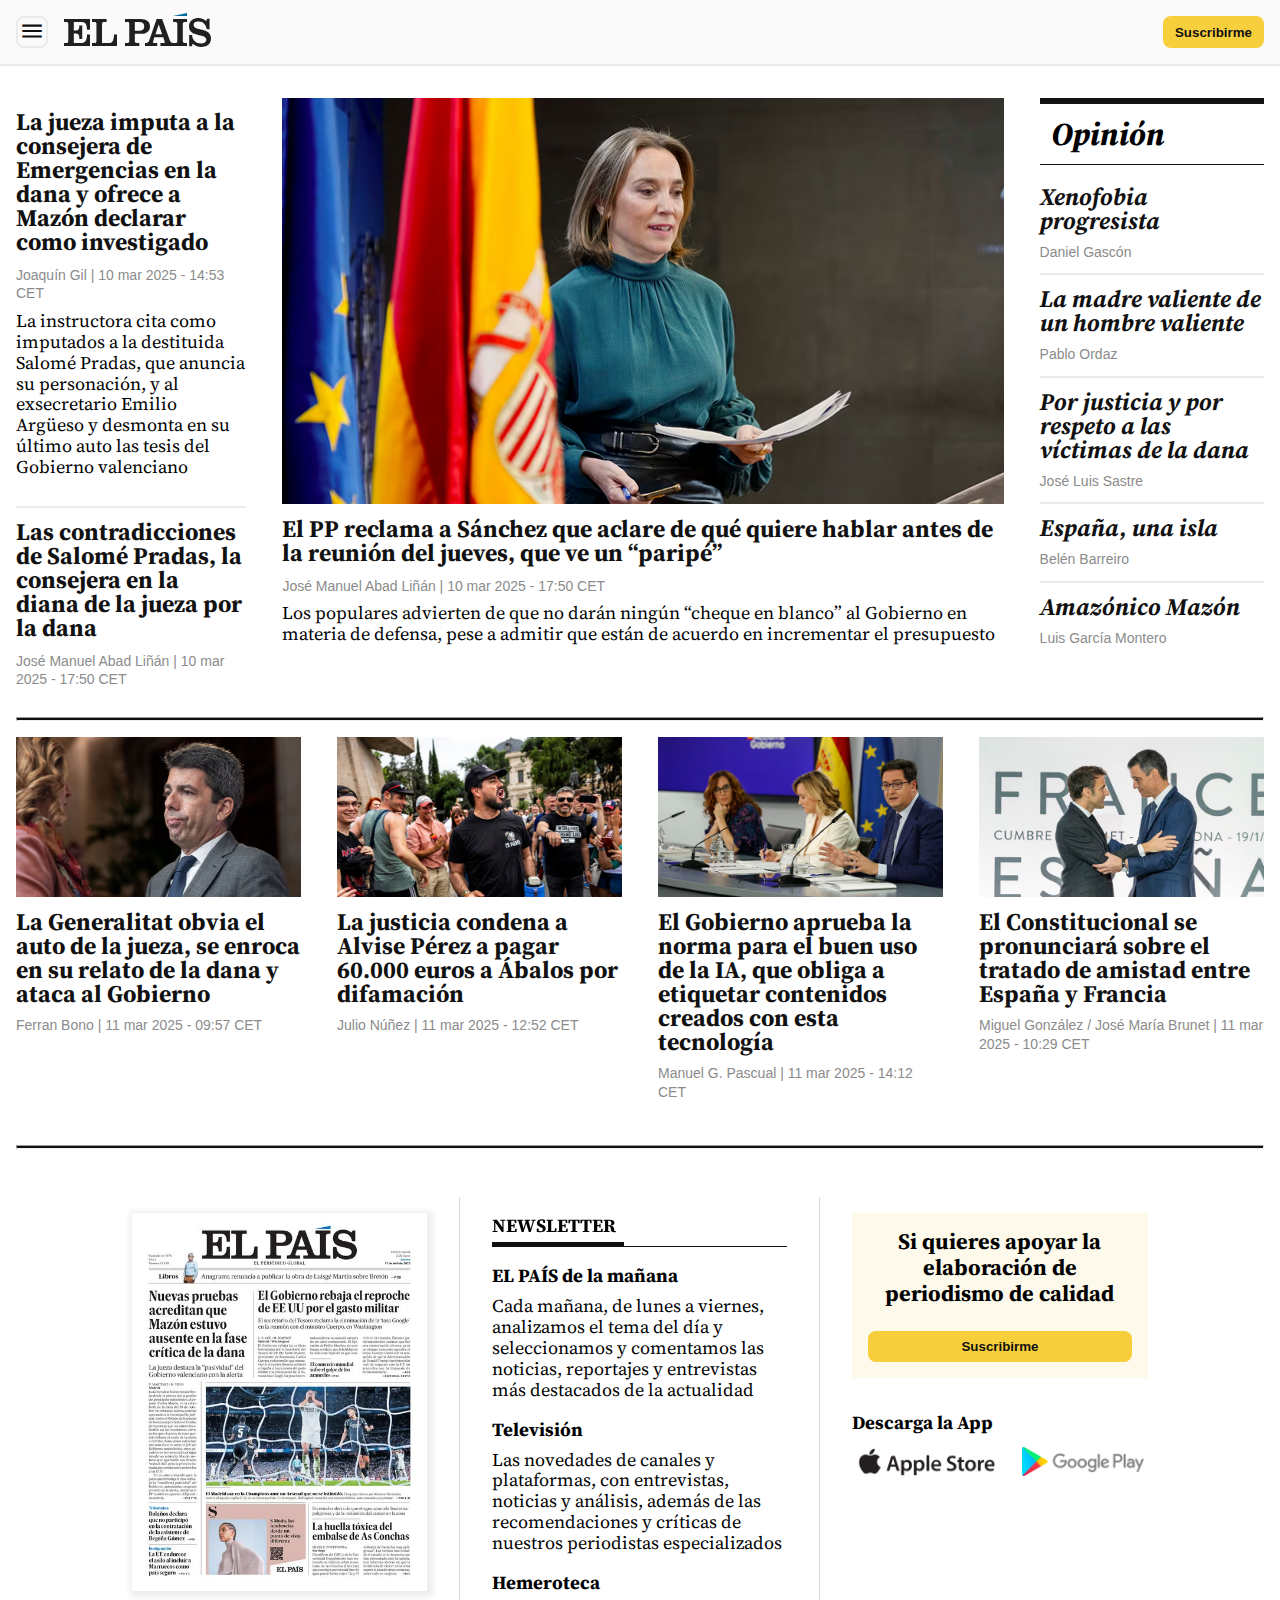
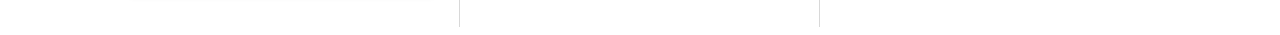
<file: index.html>
<!DOCTYPE html>
<html lang="en">
<head>
    <meta charset="UTF-8">
    <meta name="viewport" content="width=device-width, initial-scale=1.0">
    <link rel="stylesheet" href="./styles/global-styles.css">
    <link href="https://fonts.googleapis.com/css2?family=Material+Symbols+Outlined" rel="stylesheet" />
    <link rel="preconnect" href="https://fonts.googleapis.com">
<link rel="preconnect" href="https://fonts.gstatic.com" crossorigin>
<link href="https://fonts.googleapis.com/css2?family=Inter:ital,opsz,wght@0,14..32,100..900;1,14..32,100..900&family=Source+Serif+4:ital,opsz,wght@0,8..60,200..900;1,8..60,200..900&display=swap" rel="stylesheet">

    <title>Página de noticias - Responsive</title>
</head>
<body>

    <header class="menu-container">
        <div class="menu-wraper">
            <nav class="menu-options">
                <button class="menu-button"><span class="material-symbols-outlined">
                    menu
                    </span></button>
                <div class="logo"><a href="../index.html"><img src="./../assets/images/el-pais.svg" alt=""></a></div>
            </nav>
            <button class="button-suscription" id="subscribeButton">
                Suscribirme
            </button>
        </div>
    </header>
    <main class="content">
        <div class="cabecera">
            <aside class="titulares">
                <div class="card-titulares">
                    <h2><a href="/pages/pp-pide-sanchez-aclare-quiere-hablar.html">La jueza imputa a la consejera de Emergencias en la dana y ofrece a Mazón declarar como investigado</a></h2>
                    <div class="metadata">
                        Joaquín Gil | 10 mar 2025 - 14:53 CET
                    </div>
                    <p>La instructora cita como imputados a la destituida Salomé Pradas, que anuncia su personación, y al exsecretario Emilio Argüeso y desmonta en su último auto las tesis del Gobierno valenciano</p>
                </div>

                <div class="card-titulares">
                    <h2><a href="/pages/pp-pide-sanchez-aclare-quiere-hablar.html">Las contradicciones de Salomé Pradas, la consejera en la diana de la jueza por la dana</a></h2>
                    <div class="metadata">
                        José Manuel Abad Liñán | 10 mar 2025 - 17:50 CET
                    </div>
                </div>
            </aside>
            <div class="titular">
                <div class="card-titular">
                    <div class="image">
                        <a href="/pages/pp-pide-sanchez-aclare-quiere-hablar.html"><img src="./assets/images/image-5.png" alt=""></a>
                    </div>
                    <h2><a href="/pages/pp-pide-sanchez-aclare-quiere-hablar.html">El PP reclama a Sánchez que aclare de qué quiere hablar antes de la reunión del jueves, que ve un “paripé”</a></h2>
                    <div class="metadata">José Manuel Abad Liñán | 10 mar 2025 - 17:50 CET</div>
                    <p>Los populares advierten de que no darán ningún “cheque en blanco” al Gobierno en materia de defensa, pese a admitir que están de acuerdo en incrementar el presupuesto</p>
                </div>
            </div>

            <aside class="opinion">
                <div class="section-title">
                    Opinión
                </div>
                <div class="card-opinion">
                    <h2><a href="/pages/pp-pide-sanchez-aclare-quiere-hablar.html">Xenofobia progresista</a></h2>
                    <div class="metadata">
                        Daniel Gascón
                    </div>
                </div>
                <div class="card-opinion">
                    <h2><a href="/pages/pp-pide-sanchez-aclare-quiere-hablar.html">La madre valiente de un hombre valiente</a></h2>
                    <div class="metadata">
                        Pablo Ordaz
                    </div>
                </div>
                <div class="card-opinion">
                    <h2><a href="/pages/pp-pide-sanchez-aclare-quiere-hablar.html">Por justicia y por respeto a las víctimas de la dana</a></h2>
                    <div class="metadata">
                        José Luis Sastre
                    </div>
                </div>
                <div class="card-opinion">
                    <h2><a href="/pages/pp-pide-sanchez-aclare-quiere-hablar.html">España, una isla</a></h2>
                    <div class="metadata">
                        Belén Barreiro
                    </div>
                </div>
                <div class="card-opinion">
                    <h2><a href="/pages/pp-pide-sanchez-aclare-quiere-hablar.html">Amazónico Mazón</a></h2>
                    <div class="metadata">
                        Luis García Montero
                    </div>
                </div>
            </aside>
        </div>
        <hr class="divider">
        <div class="ultimas-noticias">
            <div class="card-ultimas-noticias">
                <div class="image">
                    <a href="/pages/pp-pide-sanchez-aclare-quiere-hablar.html"><img src="./assets/images/image-6.jpg" alt=""></a>
                </div>
                <h2><a href="/pages/pp-pide-sanchez-aclare-quiere-hablar.html">La Generalitat obvia el auto de la jueza, se enroca en su relato de la dana y ataca al Gobierno</a></h2>
                <div class="metadata">Ferran Bono | 11 mar 2025 - 09:57 CET</div>
            </div>

            <div class="card-ultimas-noticias">
                <div class="image">
                    <a href="/pages/pp-pide-sanchez-aclare-quiere-hablar.html"><img src="./assets/images/image-7.jpg" alt=""></a>
                </div>
                <h2><a href="/pages/pp-pide-sanchez-aclare-quiere-hablar.html">La justicia condena a Alvise Pérez a pagar 60.000 euros a Ábalos por difamación</a></h2>
                <div class="metadata">Julio Núñez | 11 mar 2025 - 12:52 CET</div>
            </div>

            <div class="card-ultimas-noticias">
                <div class="image">
                    <a href="/pages/pp-pide-sanchez-aclare-quiere-hablar.html"><img src="./assets/images/image-8.jpg" alt=""></a>
                </div>
                <h2><a href="/pages/pp-pide-sanchez-aclare-quiere-hablar.html">El Gobierno aprueba la norma para el buen uso de la IA, que obliga a etiquetar contenidos creados con esta tecnología</a></h2>
                <div class="metadata">Manuel G. Pascual | 11 mar 2025 - 14:12 CET</div>
            </div>

            <div class="card-ultimas-noticias">
                <div class="image">
                    <a href="/pages/pp-pide-sanchez-aclare-quiere-hablar.html"><img src="./assets/images/image-9.jpg" alt=""></a>
                </div>
                <h2><a href="/pages/pp-pide-sanchez-aclare-quiere-hablar.html">El Constitucional se pronunciará sobre el tratado de amistad entre España y Francia</a></h2>
                <div class="metadata">Miguel González / José María Brunet | 11 mar 2025 - 10:29 CET</div>
            </div>
        </div>
        <hr class="divider">
        <!-- <div class="divider-container">
            <div class="divider"></div>
        </div> -->
    </main>

    <div class="mask" id="maskModal">
        <div class="modal">
            <h3>Suscríbete al periódico</h3>
            <form>
                <label for="nombre">Nombre:</label><br>
                <input type="text" id="nombre" name="nombre" required><br><br>
                <label for="apellidos">Apellidos:</label><br>
                <input type="text" id="apellidos" name="apellidos" required><br><br>
                <label for="apellidos">Email:</label><br>
                <input type="email" id="email" name="email" required><br><br>
                <label for="password">Contraseña:</label><br>
                <input type="password" id="password" name="password" min="7" required><br><br>
                <div class="modal-footer">
                    
                    <button type="button" value="cancel" class="button-cancel"
                    id="cancelModal">Cancelar</button>
                    <button type="submit" value="Submit" class="button-suscription"
                    id="">Suscribirme</button>
                    
                </div>
              </form>
        </div>
    </div>
    <footer class="footer-wraper">
        <div class="footer">
            <div class="footer-column"><img src="../assets/images/img-portada.jpg" alt=""></div>
            <div class="footer-column">
                <h3 class="newsletter-footer-title">NEWSLETTER</h3>
                <div class="footer-menu-box">
                    <h3>EL PAÍS de la mañana</h3>
                    <p>Cada mañana, de lunes a viernes, analizamos el tema del día y seleccionamos y comentamos las noticias, reportajes y entrevistas más destacados de la actualidad</p>
                </div>
                <div class="footer-menu-box">
                    <h3>Televisión</h3>
                    <p>Las novedades de canales y plataformas, con entrevistas, noticias y análisis, además de las recomendaciones y críticas de nuestros periodistas especializados</p>
                </div>
                <div class="footer-menu-box">
                    <h3>Hemeroteca</h3>
                </div>
            </div>
            <div class="footer-column">
                <div class="suscripcion-card">
                    <p class="suscripcion-card--titulo">Si quieres apoyar la elaboración de periodismo de calidad</p>
                    <button class="button-suscription" id="subscribeButton">
                        Suscribirme
                    </button>
                </div>
                <div class="footer-menu-box">
                    <h3>Descarga la App</h3>
                    <div class="app-icons-wrapper">
                        <figure class="app-logo">
                           <img src="../assets/images/Apple_Store.png" alt=""> 
                        </figure>
                        <figure class="app-logo">
                            <img src="../assets/images/google-play.png" alt=""> 
                         </figure>
                    </div>
                </div>
            </div>
        </div>
    </footer>

    <script>
        // Obtener el botón y la modal
        const subscribeButton = document.getElementById('subscribeButton');
        const maskModal = document.getElementById('maskModal');
        const cancelModal = document.getElementById('cancelModal');

        // Añadir evento click al botón
        subscribeButton.addEventListener('click', function() {
            maskModal.classList.add('display-modal');
        });

        cancelModal.addEventListener('click', function() {
            maskModal.classList.remove('display-modal');
        });

        console.log();
    </script>
</body>
</html>
</file>
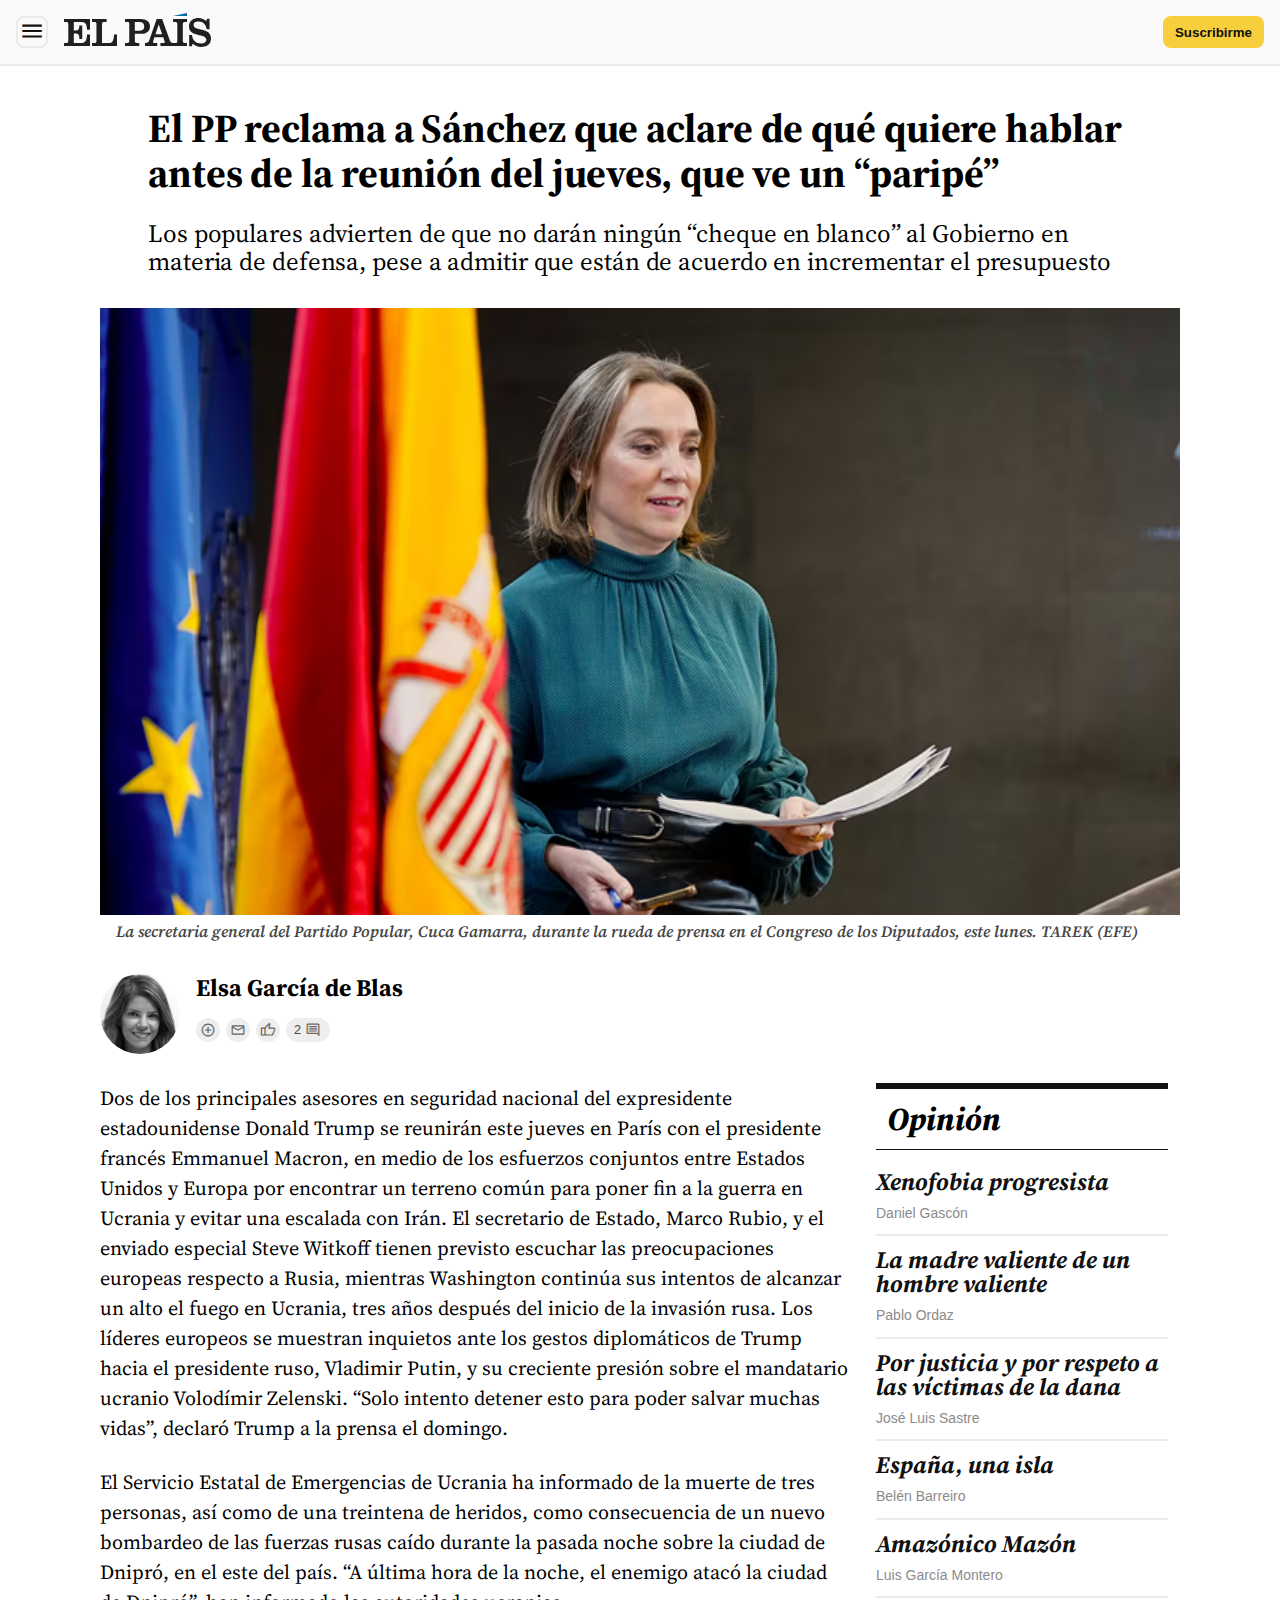
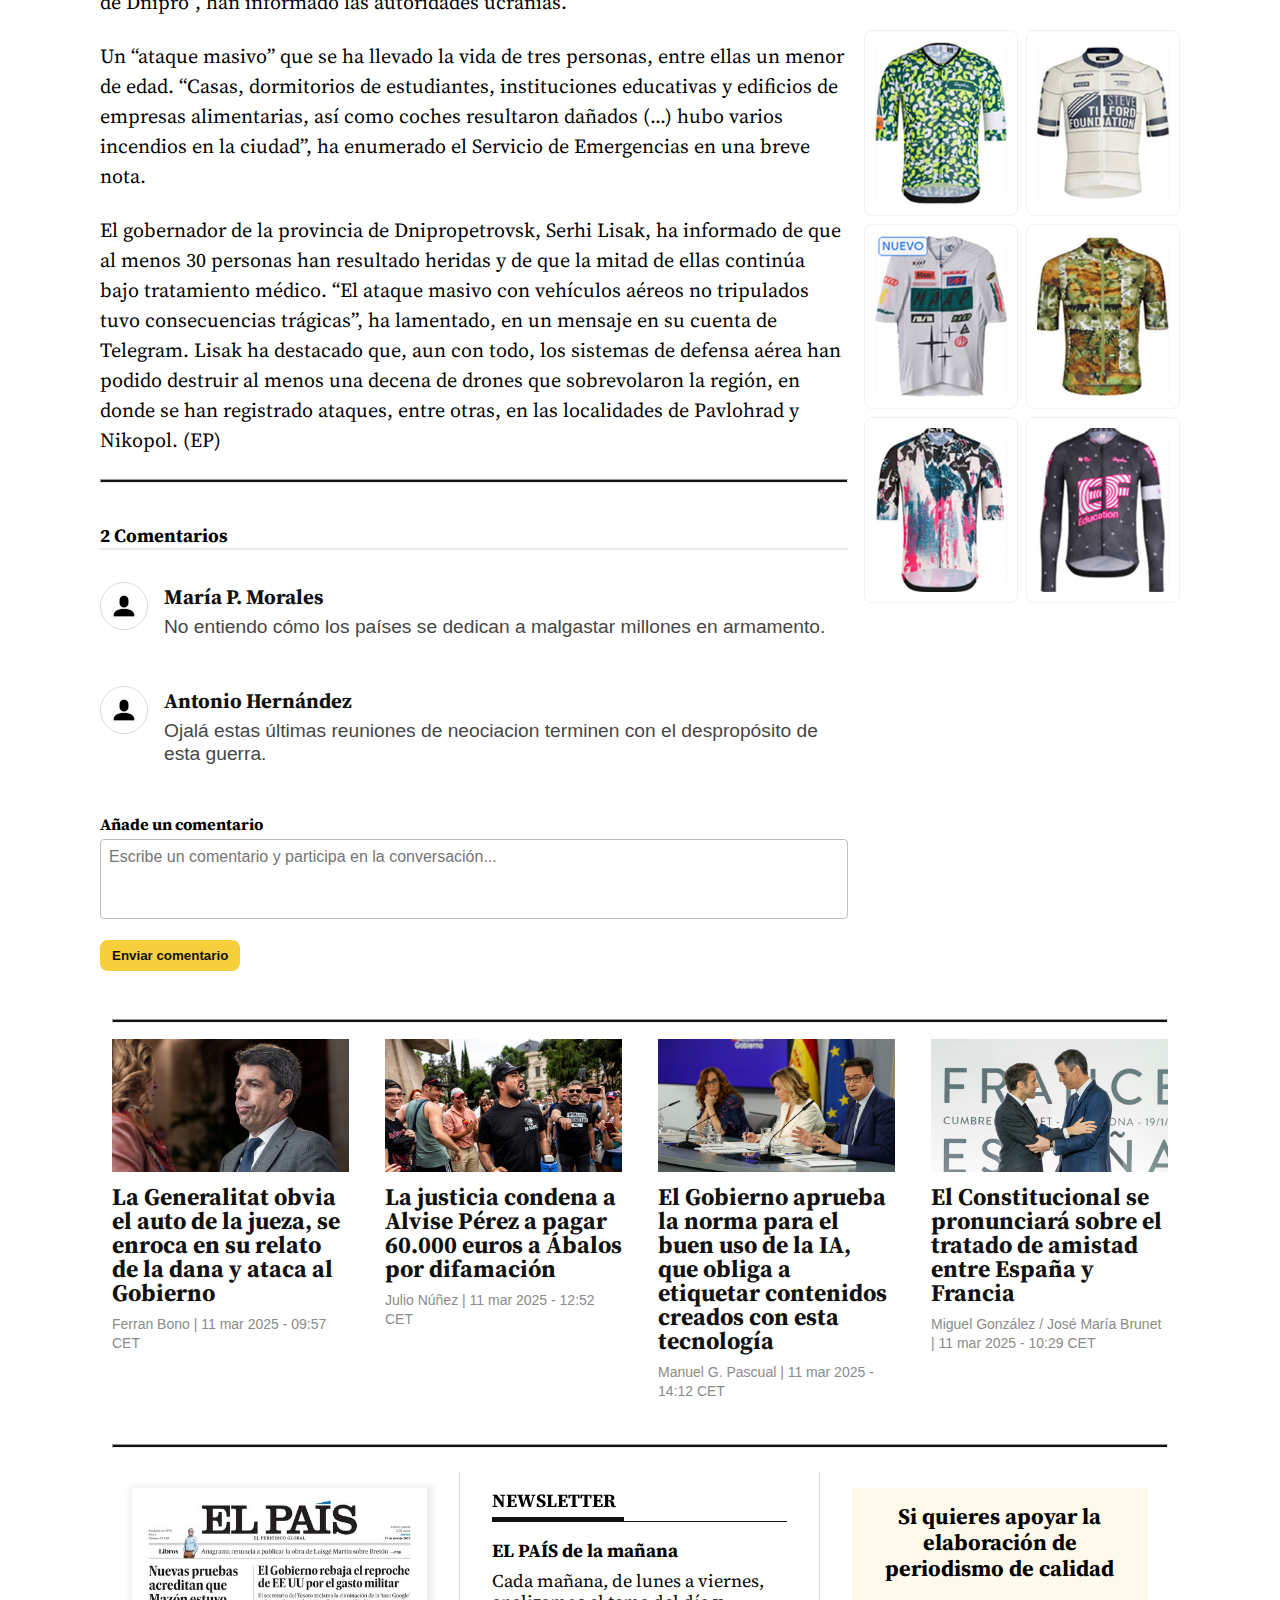
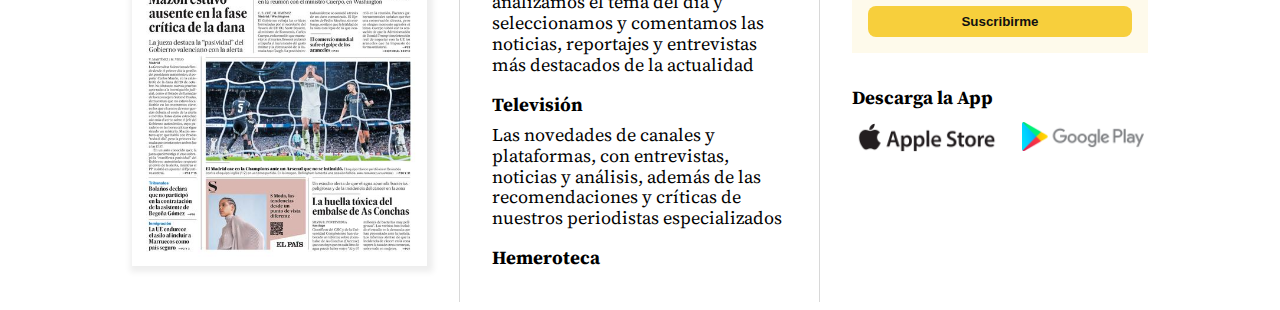
<file: pages/pp-pide-sanchez-aclare-quiere-hablar.html>
<!DOCTYPE html>
<html lang="en">
<head>
    <meta charset="UTF-8">
    <meta name="viewport" content="width=device-width, initial-scale=1.0">
    <title>El PP reclama a Sánchez que aclare de qué quiere hablar antes de la reunión del jueves, que ve un “paripé”</title>
    <link rel="stylesheet" href="/styles/global-styles.css">
    <link href="https://fonts.googleapis.com/css2?family=Material+Symbols+Outlined" rel="stylesheet" />
    <link rel="preconnect" href="https://fonts.googleapis.com">
<link rel="preconnect" href="https://fonts.gstatic.com" crossorigin>
<link href="https://fonts.googleapis.com/css2?family=Inter:ital,opsz,wght@0,14..32,100..900;1,14..32,100..900&family=Source+Serif+4:ital,opsz,wght@0,8..60,200..900;1,8..60,200..900&display=swap" rel="stylesheet">
</head>
<body>
    <header class="menu-container">
        <div class="menu-wraper">
            <nav class="menu-options">
                <button class="menu-button"><span class="material-symbols-outlined">
                    menu
                    </span></button>
                <div class="logo"><a href="../index.html"><img src="./../assets/images/el-pais.svg" alt=""></a></div>
            </nav>
            <button class="button-suscription" id="subscribeButton">
                Suscribirme
            </button>
        </div>
    </header>
    <div class="main-container">
        <article class="main-article-content">
            <div class="text-wraper">
                <h1 class="titulo">El PP reclama a Sánchez que aclare de qué quiere hablar antes de la reunión del jueves, que ve un “paripé”</h1>
                <h2 class="subtitulo">Los populares advierten de que no darán ningún “cheque en blanco” al Gobierno en materia de defensa, pese a admitir que están de acuerdo en incrementar el presupuesto</h2>
            </div>
            <div class="img-container">
                <figure>
                    <img src="/assets/images/image-5.png" alt="La secretaria general del Partido Popular, Cuca Gamarra, durante la rueda de prensa en el Congreso de los Diputados, este lunes.">
                    <figcaption>La secretaria general del Partido Popular, Cuca Gamarra, durante la rueda de prensa en el Congreso de los Diputados, este lunes.
                        TAREK (EFE)</figcaption>
                </figure>
            </div>
            <div class="author">
                <div class="author--image-container">
                    <figure>
                        <img src="/assets/images/https___s3.amazonaws.com_arc-authors_prisa_5a503597-23c7-4203-ab6b-1daac1e42231.avif" alt="">
                    </figure>
                </div>
                <div class="author--data-container">
                    <p class="author--name">
                        Elsa García de Blas
                    </p>
                    <div class="publication-date">

                    </div>
                    <div class="author--social-links">
                        <a href="#"><span class="material-symbols-outlined">
                            add_circle
                            </span></a>
                        <a href="#"><span class="material-symbols-outlined">
                            mail
                            </span></a>
                        <a href="#"><span class="material-symbols-outlined">
                            thumb_up
                            </span></a>
                        <a href="#comments" class="comments-icon-link">
                            <span class="comments-count">2</span>
                            <span class="material-symbols-outlined">
                                comment
                                </span>
                        </a>
                    </div>
                </div>
            </div>
            <div class="noticia--content">
                <div class="noticia--body">
                    <p>Dos de los principales asesores en seguridad nacional del expresidente estadounidense Donald Trump se reunirán este jueves en París con el presidente francés Emmanuel Macron, en medio de los esfuerzos conjuntos entre Estados Unidos y Europa por encontrar un terreno común para poner fin a la guerra en Ucrania y evitar una escalada con Irán. El secretario de Estado, Marco Rubio, y el enviado especial Steve Witkoff tienen previsto escuchar las preocupaciones europeas respecto a Rusia, mientras Washington continúa sus intentos de alcanzar un alto el fuego en Ucrania, tres años después del inicio de la invasión rusa. Los líderes europeos se muestran inquietos ante los gestos diplomáticos de Trump hacia el presidente ruso, Vladimir Putin, y su creciente presión sobre el mandatario ucranio Volodímir Zelenski. “Solo intento detener esto para poder salvar muchas vidas”, declaró Trump a la prensa el domingo.</p>
                    <p>El Servicio Estatal de Emergencias de Ucrania ha informado de la muerte de tres personas, así como de una treintena de heridos, como consecuencia de un nuevo bombardeo de las fuerzas rusas caído durante la pasada noche sobre la ciudad de Dnipró, en el este del país. “A última hora de la noche, el enemigo atacó la ciudad de Dnipró”, han informado las autoridades ucranias.</p>
                    <p>Un “ataque masivo” que se ha llevado la vida de tres personas, entre ellas un menor de edad. “Casas, dormitorios de estudiantes, instituciones educativas y edificios de empresas alimentarias, así como coches resultaron dañados (...) hubo varios incendios en la ciudad”, ha enumerado el Servicio de Emergencias en una breve nota.</p>
                    <p>El gobernador de la provincia de Dnipropetrovsk, Serhi Lisak, ha informado de que al menos 30 personas han resultado heridas y de que la mitad de ellas continúa bajo tratamiento médico. “El ataque masivo con vehículos aéreos no tripulados tuvo consecuencias trágicas”, ha lamentado, en un mensaje en su cuenta de Telegram. Lisak ha destacado que, aun con todo, los sistemas de defensa aérea han podido destruir al menos una decena de drones que sobrevolaron la región, en donde se han registrado ataques, entre otras, en las localidades de Pavlohrad y Nikopol. (EP)</p>
                    <hr class="divider" style="margin: 16px 0;">
                    <section id="comments" class="comments-section">
                        <h3 class="comments--title">2 Comentarios</h3>
                        <div class="comment-item">
                            <div class="comment-avatar">
                                <img src="../assets/images/avatar-default.jpg" alt="">
                            </div>
                            <div class="comment-content">
                                <div class="comment--user-name">María P. Morales</div>
                                <p>No entiendo cómo los países se dedican a malgastar millones en armamento.</p>
                            </div>
                        </div>
                        <div class="comment-item">
                            <div class="comment-avatar">
                                <img src="../assets/images/avatar-default.jpg" alt="">
                            </div>
                            <div class="comment-content">
                                <div class="comment--user-name">Antonio Hernández</div>
                                <p>Ojalá estas últimas reuniones de neociacion terminen con el despropósito de esta guerra.</p>
                            </div>
                        </div>
                        <form action="" class="comment-form">
                            <label for="">Añade un comentario</label>
                            <textarea rows="3" wrap="soft" placeholder="Escribe un comentario y participa en la conversación..." class="comment-input"></textarea>
                            <button class="button-suscription" id="subscribeButton">
                                Enviar comentario
                            </button>
                        </form>
                    </section>
                </div>

                <aside class="noticia--aside">
                    <div class="section-title">
                        Opinión
                    </div>
                    <div class="card-opinion">
                        <h2><a href="/pages/pp-pide-sanchez-aclare-quiere-hablar.html">Xenofobia progresista</a></h2>
                        <div class="metadata">
                            Daniel Gascón
                        </div>
                    </div>
                    <div class="card-opinion">
                        <h2><a href="/pages/pp-pide-sanchez-aclare-quiere-hablar.html">La madre valiente de un hombre valiente</a></h2>
                        <div class="metadata">
                            Pablo Ordaz
                        </div>
                    </div>
                    <div class="card-opinion">
                        <h2><a href="/pages/pp-pide-sanchez-aclare-quiere-hablar.html">Por justicia y por respeto a las víctimas de la dana</a></h2>
                        <div class="metadata">
                            José Luis Sastre
                        </div>
                    </div>
                    <div class="card-opinion">
                        <h2><a href="/pages/pp-pide-sanchez-aclare-quiere-hablar.html">España, una isla</a></h2>
                        <div class="metadata">
                            Belén Barreiro
                        </div>
                    </div>
                    <div class="card-opinion">
                        <h2><a href="/pages/pp-pide-sanchez-aclare-quiere-hablar.html">Amazónico Mazón</a></h2>
                        <div class="metadata">
                            Luis García Montero
                        </div>
                    </div>
                    <div class="aside--ads-banner">
                        <div class="ad-banner-card"><img src="../assets/images/ad-item-01.png" alt=""></div>
                        <div class="ad-banner-card"><img src="../assets/images/ad-item-02.png" alt=""></div>
                        <div class="ad-banner-card"><img src="../assets/images/ad-item-03.png" alt=""></div>
                        <div class="ad-banner-card"><img src="../assets/images/ad-item-04.png" alt=""></div>
                        <div class="ad-banner-card"><img src="../assets/images/ad-item-05.png" alt=""></div>
                        <div class="ad-banner-card"><img src="../assets/images/ad-item-06.png" alt=""></div>
                    </div>
                </aside>
                
            </div>
            <hr class="divider">
            <div class="ultimas-noticias">
                <div class="card-ultimas-noticias">
                    <div class="image">
                        <a href="/pages/pp-pide-sanchez-aclare-quiere-hablar.html"><img src="../assets/images/image-6.jpg" alt=""></a>
                    </div>
                    <h2><a href="/pages/pp-pide-sanchez-aclare-quiere-hablar.html">La Generalitat obvia el auto de la jueza, se enroca en su relato de la dana y ataca al Gobierno</a></h2>
                    <div class="metadata">Ferran Bono | 11 mar 2025 - 09:57 CET</div>
                </div>
    
                <div class="card-ultimas-noticias">
                    <div class="image">
                        <a href="/pages/pp-pide-sanchez-aclare-quiere-hablar.html"><img src="../assets/images/image-7.jpg" alt=""></a>
                    </div>
                    <h2><a href="/pages/pp-pide-sanchez-aclare-quiere-hablar.html">La justicia condena a Alvise Pérez a pagar 60.000 euros a Ábalos por difamación</a></h2>
                    <div class="metadata">Julio Núñez | 11 mar 2025 - 12:52 CET</div>
                </div>
    
                <div class="card-ultimas-noticias">
                    <div class="image">
                        <a href="/pages/pp-pide-sanchez-aclare-quiere-hablar.html"><img src="../assets/images/image-8.jpg" alt=""></a>
                    </div>
                    <h2><a href="/pages/pp-pide-sanchez-aclare-quiere-hablar.html">El Gobierno aprueba la norma para el buen uso de la IA, que obliga a etiquetar contenidos creados con esta tecnología</a></h2>
                    <div class="metadata">Manuel G. Pascual | 11 mar 2025 - 14:12 CET</div>
                </div>
    
                <div class="card-ultimas-noticias">
                    <div class="image">
                        <a href="/pages/pp-pide-sanchez-aclare-quiere-hablar.html"><img src="../assets/images/image-9.jpg" alt=""></a>
                    </div>
                    <h2><a href="/pages/pp-pide-sanchez-aclare-quiere-hablar.html">El Constitucional se pronunciará sobre el tratado de amistad entre España y Francia</a></h2>
                    <div class="metadata">Miguel González / José María Brunet | 11 mar 2025 - 10:29 CET</div>
                </div>
            </div>
            <hr class="divider">
        </article>
        
    </div>
    
    <footer class="footer-wraper">
        <div class="footer">
            <div class="footer-column"><img src="../assets/images/img-portada.jpg" alt=""></div>
            <div class="footer-column">
                <h3 class="newsletter-footer-title">NEWSLETTER</h3>
                <div class="footer-menu-box">
                    <h3>EL PAÍS de la mañana</h3>
                    <p>Cada mañana, de lunes a viernes, analizamos el tema del día y seleccionamos y comentamos las noticias, reportajes y entrevistas más destacados de la actualidad</p>
                </div>
                <div class="footer-menu-box">
                    <h3>Televisión</h3>
                    <p>Las novedades de canales y plataformas, con entrevistas, noticias y análisis, además de las recomendaciones y críticas de nuestros periodistas especializados</p>
                </div>
                <div class="footer-menu-box">
                    <h3>Hemeroteca</h3>
                </div>
            </div>
            <div class="footer-column">
                <div class="suscripcion-card">
                    <p class="suscripcion-card--titulo">Si quieres apoyar la elaboración de periodismo de calidad</p>
                    <button class="button-suscription" id="subscribeButton">
                        Suscribirme
                    </button>
                </div>
                <div class="footer-menu-box">
                    <h3>Descarga la App</h3>
                    <div class="app-icons-wrapper">
                        <div class="app-logo">
                           <img src="../assets/images/Apple_Store.png" alt=""> 
                        </div>
                        <div class="app-logo">
                            <img src="../assets/images/google-play.png" alt=""> 
                         </div>
                    </div>
                </div>
            </div>
        </div>
    </footer>
    

    <!------------------------
         Modal suscripción
    ------------------------->
    <div class="mask" id="maskModal">
        <div class="modal">
            <h3>Suscríbete al periódico</h3>
            <form>
                <label for="nombre">Nombre:</label><br>
                <input type="text" id="nombre" name="nombre" required><br><br>
                <label for="apellidos">Apellidos:</label><br>
                <input type="text" id="apellidos" name="apellidos" required><br><br>
                <label for="apellidos">Email:</label><br>
                <input type="email" id="email" name="email" required><br><br>
                <label for="password">Contraseña:</label><br>
                <input type="password" id="password" name="password" min="7" required><br><br>
                <div class="modal-footer">
                    
                    <button type="button" value="cancel" class="button-cancel"
                    id="cancelModal">Cancelar</button>
                    <button type="submit" value="Submit" class="button-suscription"
                    id="">Suscribirme</button>
                    
                </div>
              </form>
        </div>
    </div>
    
    <script>
        // Obtener el botón y la modal
        const subscribeButton = document.getElementById('subscribeButton');
        const maskModal = document.getElementById('maskModal');
        const cancelModal = document.getElementById('cancelModal');

        // Añadir evento click al botón
        subscribeButton.addEventListener('click', function() {
            maskModal.classList.add('display-modal');
        });

        cancelModal.addEventListener('click', function() {
            maskModal.classList.remove('display-modal');
        });

        console.log();
    </script>
</body>
</html>
</file>
<file: styles/global-styles.css>
/******************************
DEFAULT STYLES USED FOR MOBILE 
    MOBILE FIRST STYLES
******************************/

*{
    padding: 0px;
    margin: 0px;
    box-sizing: border-box;
}

:root{
    --bg-white: ffffff;
    --tx-dark: #111111;
    --tx-medium: #464646;
    --bg-l-gray: #f1f1f1;
    --border-gray: 2px solid #ebebeb;
    --border-radius-8px: 8px;
    --border-radius-12px: 12px;
    --border-radius-16px: 16px;
    --color-yellow: #f7cf3c;
}

html{
    font-family: "Source Serif 4", serif;
    font-optical-sizing: auto;
    font-weight: 400;
    font-style: normal;
    scroll-behavior: smooth;
    scroll-padding-top: 80px;
}

h1,h2,h3,h4,h5,h6,p, ol, ul{
    margin-bottom: 16px;
}

h1{
    font-size: 1.2rem;
}

h2{
    line-height: 100%;
    font-size: 24px;
}

p{
    line-height: 116%;
    font-size: 18px;
}

a{
    text-decoration: none;
    color: var(--tx-dark);
}

figcaption{
    font-style: italic;
    font-weight: 600;
    color: var(--tx-medium);
    padding: 0 16px;
}

input{
    width: 100%;
}

.menu-container{
    position:sticky;
    top:0;
    width: 100%;
    padding: 16px;
    background-color: #fafafa;
    border-bottom: var(--border-gray);
    /*box-shadow: 2px 2px 2px 1px rgb(0 0 0 / 20%);*/
}

.menu-wraper{
    margin: 0 auto;
    width: 100%;
    max-width: 1248px;
    display: flex;
    flex-direction: column;
    justify-content: space-between;
    align-content: center;
    gap: 16px;
}

nav.menu-options{
    display: flex;
    height:100%;
    flex-direction: row;
    justify-content: left;
    align-items: center;
    gap: 16px;
}

.menu-button{
    height: 32px;
    width: 32px;
    line-height: 32px;
    background-color: var(--bg-white);
    border: var(--border-gray);
    border-radius: var(--border-radius-8px);
    text-align: center;
    cursor: pointer;
}

.menu-button .material-symbols-outlined{
    font-size: 26px;
    color: var(--tx-dark);
}

.menu-options .logo{
    height: 24px;
    display: flex;
    flex-direction: row;
    justify-content: left;
    align-items: center;
    object-fit: contain;

}


.menu-options .logo img{
    max-height: 100%;
}

.button-suscription{
    border-radius: var(--border-radius-8px);
    background-color: var(--color-yellow);
    color: var(--tx-dark);
    padding: 8px 12px;
    border-style: none;
    font-weight: 600;
    cursor: pointer;
}

.button-suscription:hover{
    background-color: #e2bd35;
}

.button-suscription:active{
    background-color: #f7cf3c;
}

main.content{
    max-width: 1280px;
    margin: 0 auto;
    padding: 24px 4px;
}

div.cabecera{
    display: flex;
    flex-direction: column;
    gap:16px;
}

aside.titulares{
    padding-top: 8px;
}

div.titular{
    padding-top: 8px;
    order: -1;
}

aside.opinion{
    padding-top: 8px;
}

.card-titulares{
    display: flex;
    flex-direction: column;
    gap: 8px;
    margin: 0px 12px;
    padding: 12px 0px;
    border-bottom: var(--border-gray);
}

.card-titulares:last-child{
    border-bottom: none;
}

.card-titulares h2{
    margin-bottom: 4px;
}

.metadata{
    font-family: sans-serif;
    font-size: 0.875rem;
    line-height: 132%;
    color: #8b8b8b;
}

.card-titular{
    display: flex;
    flex-direction: column;
    gap: 8px;
    margin: 0px 12px;
    padding: 0px 0px 12px 0px;
    border-bottom: var(--border-gray);
}

.card-titular:last-child{
    border-bottom: var(--border-gray);
}

.card-titular h2{
    margin-bottom: 4px;
}

.card-titular .image{
    width: 100%;
    object-fit: contain;
}

.card-titular .image img{
    width: 100%;
    aspect-ratio: 16 / 9;

}

.section-title{
    font-style: italic;
    font-weight: 800;
    border-top: 6px solid #111111;
    border-bottom: 1px solid #111111;
    font-size: 32px;
    padding: 8px 12px;
    margin: 0px 12px 8px 12px;
}

.section-title::before{
    content: "";
    width: 90%;
    border-bottom: 4px solid #111111;
}

.card-opinion{
    display: flex;
    flex-direction: column;
    gap: 8px;
    margin: 0px 12px;
    padding: 12px 0px;
    border-bottom: var(--border-gray);
}

.card-opinion:last-child{
    border-bottom: none;
}

.card-opinion h2{
    font-style: italic;
    margin-bottom: 2px;
}

hr.divider{
    margin: 16px 12px;
    height: 4px;
    background-color: #111111;
}

.ultimas-noticias{
    width: 100%;
    display: grid;
    grid-template-columns: repeat(1, 1fr);
    gap: 12px;
}

.card-ultimas-noticias{
    display: flex;
    flex-direction: column;
    gap: 8px;
    margin: 0px 12px 16px 12px;
    padding: 0px 0px 12px 0px;
}

.card-ultimas-noticias h2{
    margin-bottom: 2px;
}

.card-ultimas-noticias .image{
    width: 100%;
    object-fit: contain;
}

.card-ultimas-noticias .image img{
    width: 100%;
    aspect-ratio: 16 / 9;

}

div.mask{
    display:none;
    flex-direction: column;
    justify-content: center;
    align-items: center;
    position: fixed;
    left: 0;
    top: 0;
    z-index: 100;
    width: 100%;
    height: 100vh;
    background-color: rgba(0, 0, 0, .4);
}

div.mask.display-modal{
    display: flex;
}

.modal{
    display: flex;
    flex-direction: column;
    gap: 12px;
    background-color: #fff;
    border: var(--border-gray);
    padding:24px 32px;
    border-radius: 12px;
    max-width: 800px;
    min-width: 200px;
    min-height: 150px;
    margin: 32px;

}

.modal h3{
    font-size: 24px;
    margin-bottom: 16px;
}

input{
    font-family: sans-serif;
    min-width: 350px;
    border: 1px solid #bebebe;
    border-radius: 4px;
    height: 32px;
    padding: 2px 8px;
    font-size: 16px;
    color: #111111;
}

label{
    font-family: sans-serif;
    font-weight: 500;
    display: inline-block;
    margin-bottom: 4px;
}

.modal-footer{
    display: flex;
    flex-direction: row;
    gap: 16px;
    margin-top: 16px;
    justify-content: right;
    align-items: center;
}

.button-cancel{
    border-radius: var(--border-radius-8px);
    background-color: white;
    border: var(--border-gray);
    color: var(--tx-dark);
    padding: 8px 12px;
    font-weight: 600;
    cursor: pointer;
}

.button-cancel:hover{
    background-color: rgb(240, 240, 240);
}

/*ARTICLE*/

.main-container{
    display: flex;
    flex-direction: column;
    gap: 0;
    align-items: center;
    padding: 40px 16px 0px 16px;
}

.main-article-content{
    max-width: 1080px;
}

.text-wraper{
    margin: 0 16px;
}

h1.titulo{
    font-size: 2.5rem;
    line-height: 112%;
    margin-bottom: 24px;
    letter-spacing: -.00625rem;
}

h2.subtitulo{
    font-size: 1.56rem;
    font-weight: 400;
    line-height: 112%;
    margin-bottom: 24px;
    letter-spacing: -.00625rem;
}

.img-container{
    width: 100%;
    margin: 32px 0;
}

.img-container figure{
    width: 100%;
    object-fit: contain;
}

.img-container figure img{
    width: 100%;
}

.author{
    display: flex;
    flex-direction: row;
    flex-wrap: wrap;
    gap: 16px;
    margin-bottom: 24px;
}

.author--image-container figure img{
    border-radius: 50%;
    width: 80px;
    height: 80px;
}

.author--name{
    font-size: 1.5rem;
    font-weight: 700;
}

.publication-date{

}

.author--social-links{
    display: flex;
    flex-direction: row;
    gap: 6px;
    height: 24px;
    margin-bottom: 16px;
}

.author--social-links a{
    display: inline-block;
    width: 24px;
    height: 24px;
    border-radius: 50%;
    background-color: #eeeeee;
    text-align: center;
}

.author--social-links a span{
    font-size: 1rem;
    line-height: 24px;
    color: dimgray;
}

a.comments-icon-link{
    display: flex;
    flex-wrap: nowrap;
    align-content: center;
    align-items: flex-end;
    gap: 4px;
    margin-bottom: 24px;
    min-width: 44px;
    height: 24px;
    border-radius: 12px;
    background-color: #eeeeee;
    padding: 0 8px;
}

a span.comments-count{
    display: inline-block;
    font-family: sans-serif;
    align-self: center;
    font-size: 0.8rem;
    line-height: 24px;

    margin: 0;
    color: var(--tx-medium);
}

.noticia--content{
    display: flex;
    flex-direction: column;
    flex-wrap: wrap;
    gap: 16px;
}

.noticia--body{
    width: 100%;
}

.noticia--body p{
    font-size: 1.25rem;
    line-height: 150%;
    margin-bottom: 24px;
}

.noticia--aside{
    width: 100%;
    display: flex;
    flex-flow: column nowrap;
}

.aside--ads-banner{
    display: grid;
    grid-template-columns: repeat(3, auto);
    grid-template-rows: repeat(2, auto);
    gap: 8px;
    justify-content: center;
    align-items: center;
    justify-items: center;
    border-radius: 8px;
    margin: 32px 0;
}

.ad-banner-card{
    display: flex;
    justify-content: center;
    align-items: center;
    border: 1px solid var(--bg-l-gray);
    border-radius: 8px;
    width: 100%;
    height: 100%;
    overflow: hidden;
    padding: 4px;
}

.ad-banner-card img{
    max-width: 100%;
    max-height: 100%;
    object-fit: contain;
    width: auto;
    height: auto;
}

/*******
COMMENTS
********/
.comments--title{
    border-bottom: var(--border-gray);
    margin-top: 40px;
    margin-bottom: 32px;
}

.comment-item{
    display: flex;
    flex-flow: row wrap;
    gap: 16px;
    margin-bottom: 24px;
}

.comment-avatar{
    width: 48px;
    height: 48px;
    overflow: hidden;
    border-radius: 50%;
    border: 1px solid #d6d6d6;
}

.comment-avatar img{
    max-width: 100%;
    max-height: 100%;
    object-fit: cover;
}

.comment-content{
    width: calc(100% - 64px);
}

.comment-content p{
    font-size: 1.2rem;
    line-height: 120%;
    font-family: sans-serif;
    color: #464646;
}

.comment--user-name{
    font-size: 1.3rem;
    color: #111111;
    font-weight: 700;
    margin-bottom: 4px;
}

.comment-form{
    margin-bottom: 32px;
}

.comment-form label{
    width: 100%;
    font-family: inherit;
    font-weight: 700;
}

textarea.comment-input{
    font-family: sans-serif;
    min-width: 350px;
    border: 1px solid #bebebe;
    border-radius: 4px;
    height: 32px;
    padding: 8px 8px;
    font-size: 16px;
    color: #111111;
    width: 100%;
    height: 5rem;
    margin-bottom: 16px;
    resize: none;
}

/************
    FOOTER
*************/
.footer-wraper{
    display: flex;
    flex-direction: column;
    gap: 0;
    align-items: center;
    padding: 8px 16px;
}

.footer{
    display: flex;
    flex-flow: column nowrap;
    gap: 0;
    width: 100%;
    max-width: 1080px;
}

.footer-column{
    padding: 16px 32px;
    width: 100%;
}

.footer-column img{
    max-width: 100%;
    max-height: 100%;
    object-fit: contain;
    /* offset-x | offset-y | blur-radius | spread-radius | color */
    box-shadow: 2px 2px 6px 4px rgba(0, 0, 0, 0.07);
}

.footer-column h3{
    margin-bottom: 8px;
}

h3.newsletter-footer-title{
    position: relative;
    padding: 0px 0px 8px 0;
    border-bottom: 1px solid #111111;
    margin-bottom: 16px;
}

h3.newsletter-footer-title::after{
    content: "";
    height: 4px;
    width: 132px;
    position: absolute;
    bottom: 0;
    left: 0;
    background: #111111;
}

.suscripcion-card{
    display: flex;
    flex-flow: column nowrap;
    align-content: center;
    justify-content: center;
    background-color: rgba(247, 207, 60, 0.1);
    padding: 16px;
    margin-bottom: 32px;
}

.suscripcion-card--titulo{
    font-weight: 700;
    font-size: 1.4rem;
    text-align: center;
    margin-bottom: 24px;
}

.app-icons-wrapper{
    display: flex;
    flex-flow: row  nowrap;
    gap: 16px;
}

.app-logo{
    padding: 4px;
}

.app-logo img{
    object-fit: contain;
    box-shadow: none;
}

/*** TABLETS ***/
@media only screen and (min-width:650px) and (max-width:999px){
    .ultimas-noticias{
        grid-template-columns: repeat(2, 1fr);
    }

    .text-wraper{
        margin: 0 24px;
    }

    .footer{
        flex-flow: row wrap;
    }

    .footer-column{
        width: 50%;
        border-right: none;
    }
}

/*** ESCRITORIO ***/
@media only screen and (min-width: 1000px){
    .menu-wraper{
        flex-direction: row;
    }

    div.cabecera{
        flex-direction: row;
        gap: 12px;
    }

    aside.titulares{
        max-width: 20%;
    }

    div.titular{
        width: 60%;
        order: 0;
    }

    div.card-titular:last-child{
        border-bottom: none;
    }

    .text-wraper{
        margin: 0 48px;
    }

    aside.opinion{
        width: 20%;
    }

    .ultimas-noticias{
        grid-template-columns: repeat(4, 1fr);
    }

    .card-titulares:last-child{
        border-bottom: none;
    }

    .noticia--content{
        display: flex;
        flex-direction: row;
        flex-wrap: wrap;
    }

    .noticia--body{
        width: calc(70% - 8px);
    }
    
    .noticia--aside{
        width: calc(30% - 8px);
    }

    .aside--ads-banner{
        grid-template-columns: repeat(2, auto);
        grid-template-rows: repeat(3, auto);
    }

    .footer{
        flex-flow: row wrap;
    }

    .footer-column{
        width: 33.333%;
        border-right: 1px solid #d8d8d8;
    }

    .footer-column:last-of-type{
        border-right: none;
    }

    .footer-menu-box:last-of-type{
        border-bottom: none;
        margin-bottom: 16px;
    }

}
</file>
